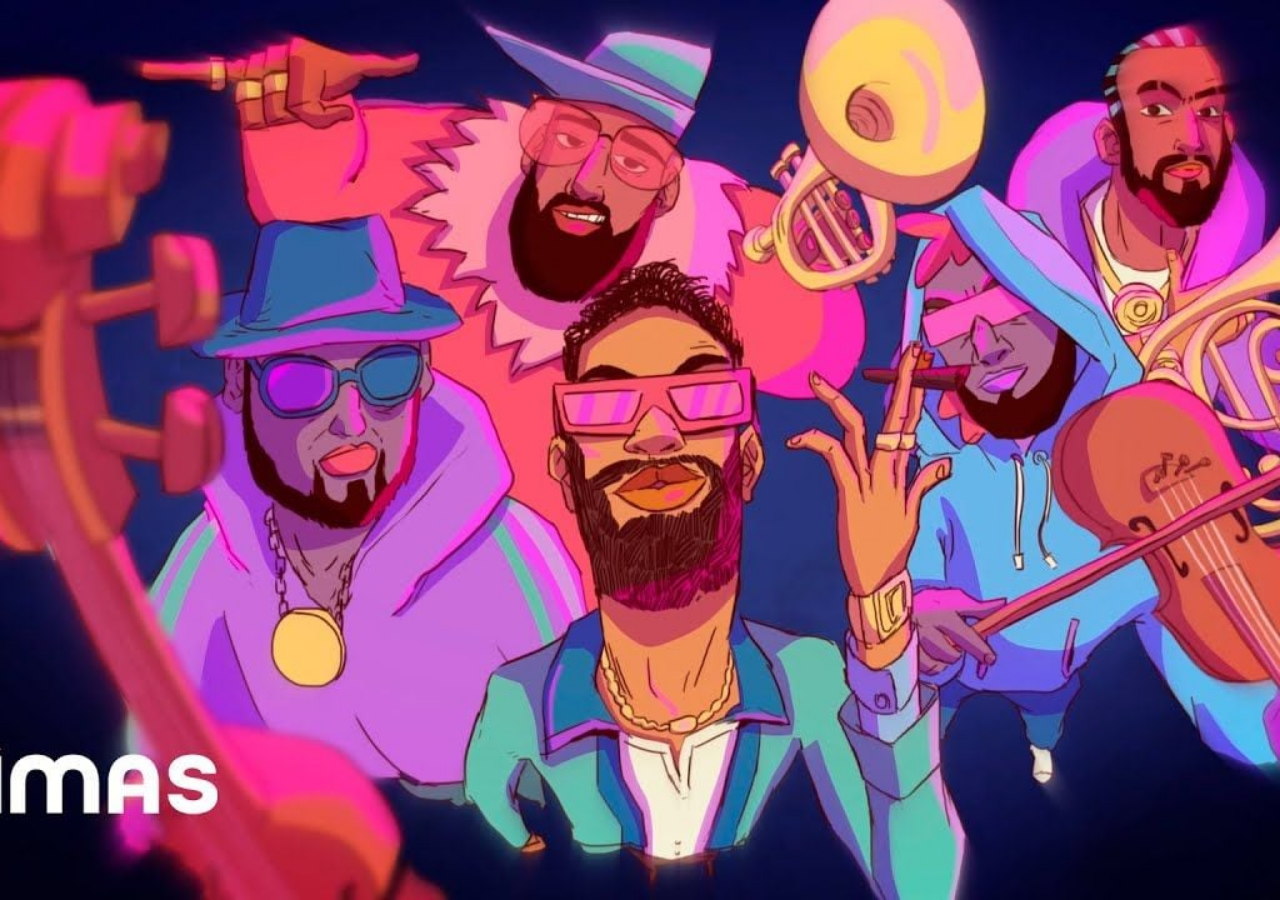
<file: index.html>
<!DOCTYPE html>
<html lang="en">
<head>
    <meta charset="UTF-8">
    <meta name="viewport" content="width=device-width, initial-scale=1.0">
    <title>Document</title>
    <link rel="stylesheet" href="styles.css">
</head>
<body>
    
</body>
</html>
</file>
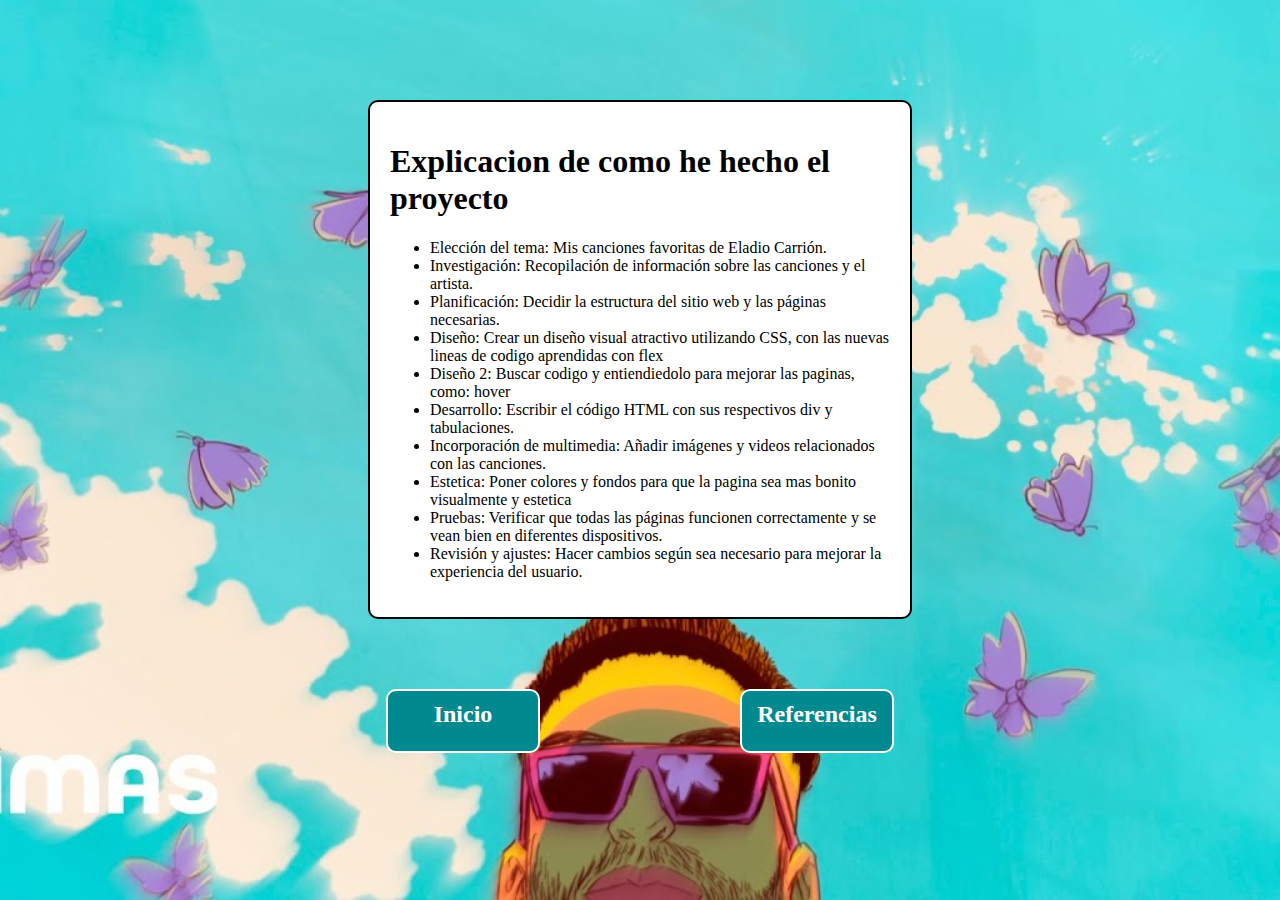
<file: com-ho-hem-fet.html>
<!DOCTYPE html>
<html lang="es">
  <head>
    <meta charset="UTF-8" />
    <meta name="viewport" content="width=device-width, initial-scale=1.0" />
    <title>Como lo he hecho</title>
    <link rel="stylesheet" href="styles.css" />
  </head>
  <body class="fondo1">
    <div class="texto">
      <h1>Explicacion de como he hecho el proyecto</h1>
      <ul>
        <li>Elección del tema: Mis canciones favoritas de Eladio Carrión.</li>
        <li>Investigación: Recopilación de información sobre las canciones y el artista.</li>
        <li>Planificación: Decidir la estructura del sitio web y las páginas necesarias.</li>
        <li>Diseño: Crear un diseño visual atractivo utilizando CSS, con las nuevas lineas de codigo aprendidas con flex</li>
        <li>Diseño 2: Buscar codigo y entiendiedolo para mejorar las paginas, como: hover</li>
        <li>Desarrollo: Escribir el código HTML con sus respectivos div y tabulaciones.</li>
        <li>Incorporación de multimedia: Añadir imágenes y videos relacionados con las canciones.</li>
        <li>Estetica: Poner colores y fondos para que la pagina sea mas bonito visualmente y estetica</li>
        <li>Pruebas: Verificar que todas las páginas funcionen correctamente y se vean bien en diferentes dispositivos.</li>
        <li>Revisión y ajustes: Hacer cambios según sea necesario para mejorar la experiencia del usuario.</li>
      </ul>
    </div>

    <div class="botones2">
      <h2 class="botones"><a href="index.html">Inicio</a></h2>
      <h2 class="botones"><a href="referencias.html">Referencias</a></h2>
    </div>
  </body>
</html>
</file>
<file: styles.css>
.fondo1 {
  background-image: url("img/fullsize/fondo-eladio1.jpg");
  background-repeat: no-repeat;
  background-position: center;
  background-size: cover;
  background-attachment: fixed;
}

body {
  background-image: url("img/fullsize/fondo-eladio-2.jpg");
  background-repeat: no-repeat;
  background-position: center;
  background-size: cover;
  background-attachment: fixed;
}

.titulo {
  display: flex;
  justify-content: center;
  color: #ffffff;
  font-family: "BBH Sans Bartle", sans-serif;
  width: 700px;
  height: 50px;
  background-color: #008f00;
  border-radius: 10px;
  border: 2px solid #ffffff;
  box-shadow: 10px 12px 14px 2px rgba(0, 0, 0, 0.47); /* sombra a las imagenes*/
  padding-top: 2px; /*separa el texto por arriba(top)*/
}

.divtitulo {
  display: flex;
  justify-content: center;
  text-align: center;
}

.container {
  margin: 100px;
  display: flex;
  justify-content: center;
  gap: 50px;
}

.imgenes-pequenas {
  width: 300px;
  height: 300px;
  border: 5px solid #000000;
  border-radius: 10px;
}

.titulo-cancion {
  margin-top: 10px;
  color: #ffffff;
  font-family: "BBH Sans Bartle", sans-serif;
  font-weight: 400;
  text-align: center;
  padding-top: 2%; /*separa el texto por arriba(top)*/
  width: 150px;
  height: 25px;
  background-color: #000000;
  border-radius: 10px;
  border: 2px solid #ffffff;
}

.item {
  display: flex;
  flex-direction: column;
  align-items: center;
}

.texto {
  margin: 100px auto 50px auto;
  padding: 20px;
  width: 500px;
  height: auto;
  border-radius: 10px;
  border: 2px solid #000000;
  background-color: white;
}

.item:hover {
  transform: scale(1.2); /* Aumenta el tamaño al 120% */
}

img {
  box-shadow: 10px 12px 14px 2px rgba(0, 0, 0, 0.47);
} /* sombra a las imagenes*/

.container2 {
  display: flex;
  flex-wrap: wrap-reverse;
  border-radius: 10px;
  border: 2px solid #ffffff;
  margin: 50px 100px 100px 100px;
  background-color: rgb(255, 106, 198);
}

.foto {
  margin: 100px 100px 100px 100px;
}

.centrar {
  display: flex;
  justify-content: center;
}

.botones {
  display: flex;
  justify-content: center;
  margin-bottom: 50px;
  border-radius: 10px;
  border: 2px solid #ffffff;
  width: 150px;
  height: 50px;
  background-color: #008a8f;
  color: #ffffff;
  padding-top: 10px;
}


.botones2 {
  display: flex;
  justify-content: center;
  gap: 200px;
  margin-bottom: 50px;
}

a {
  color: inherit;
  text-decoration: none;
}
</file>
